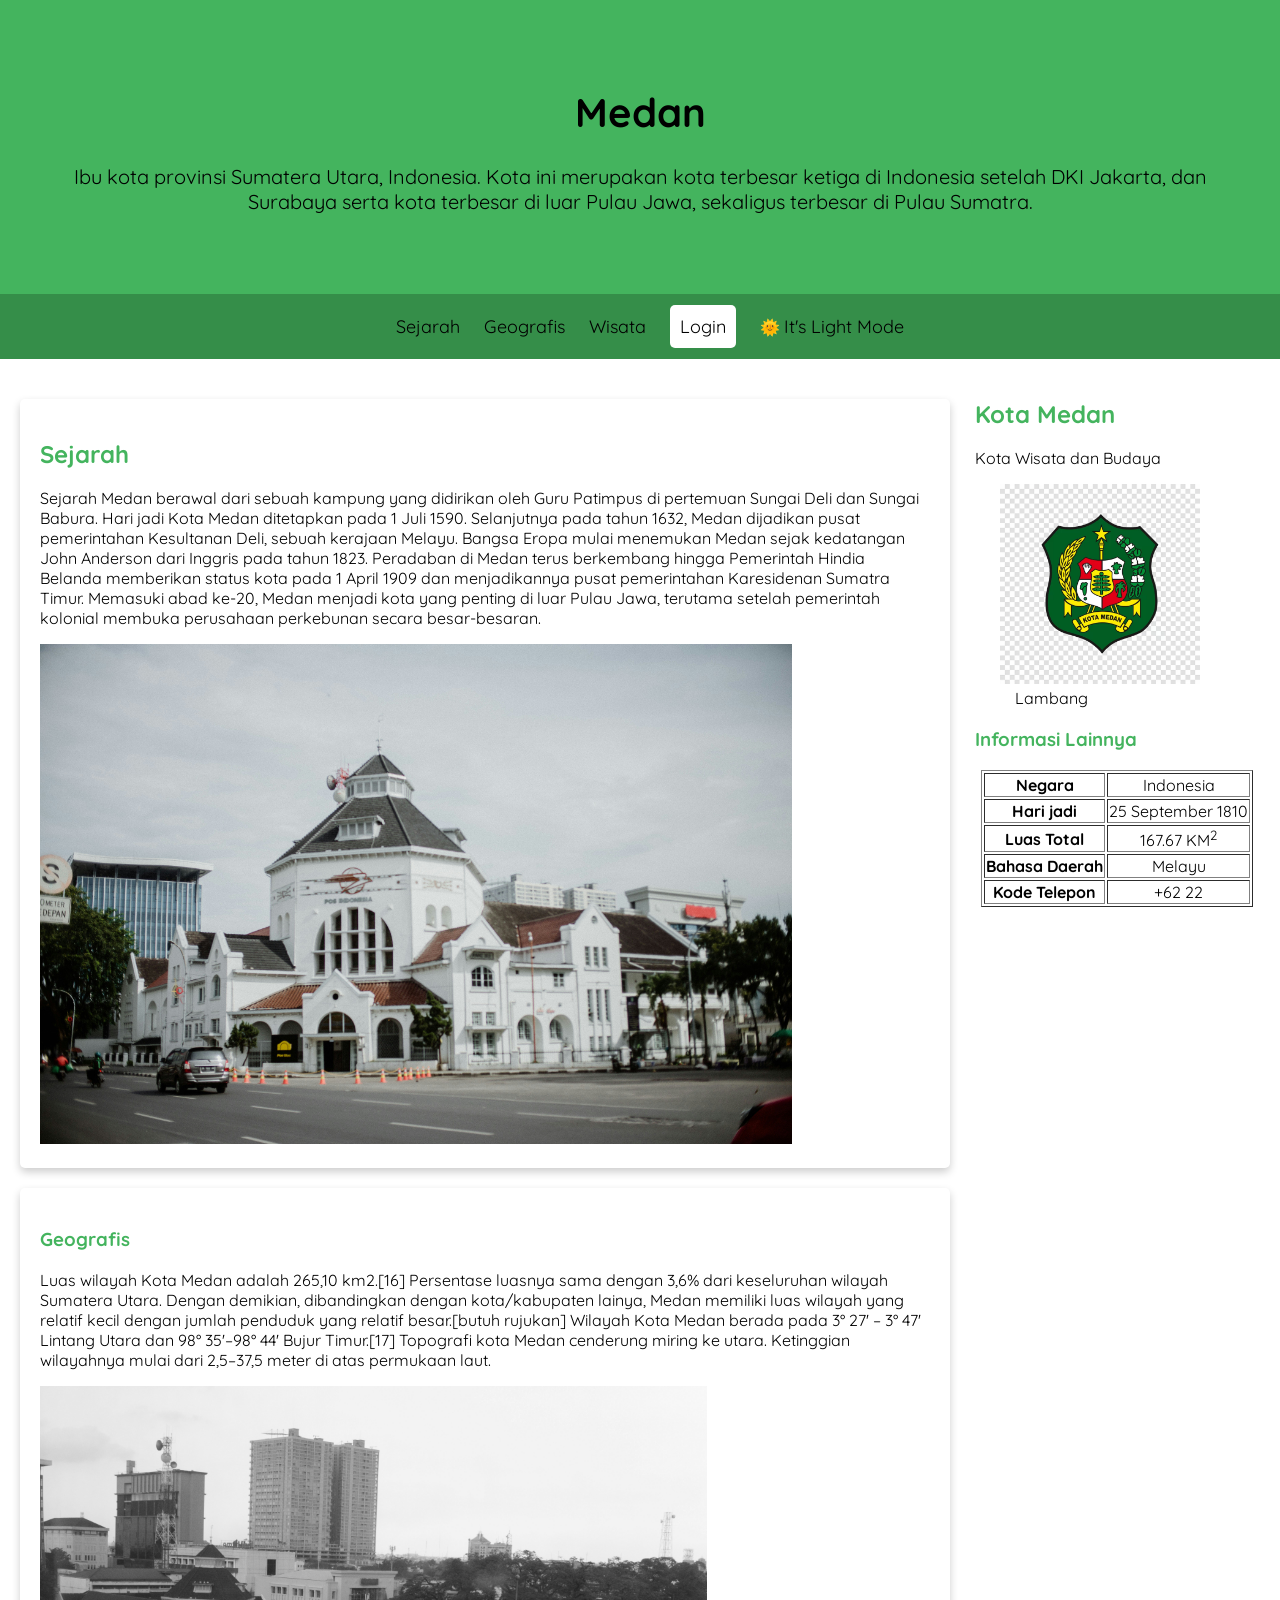
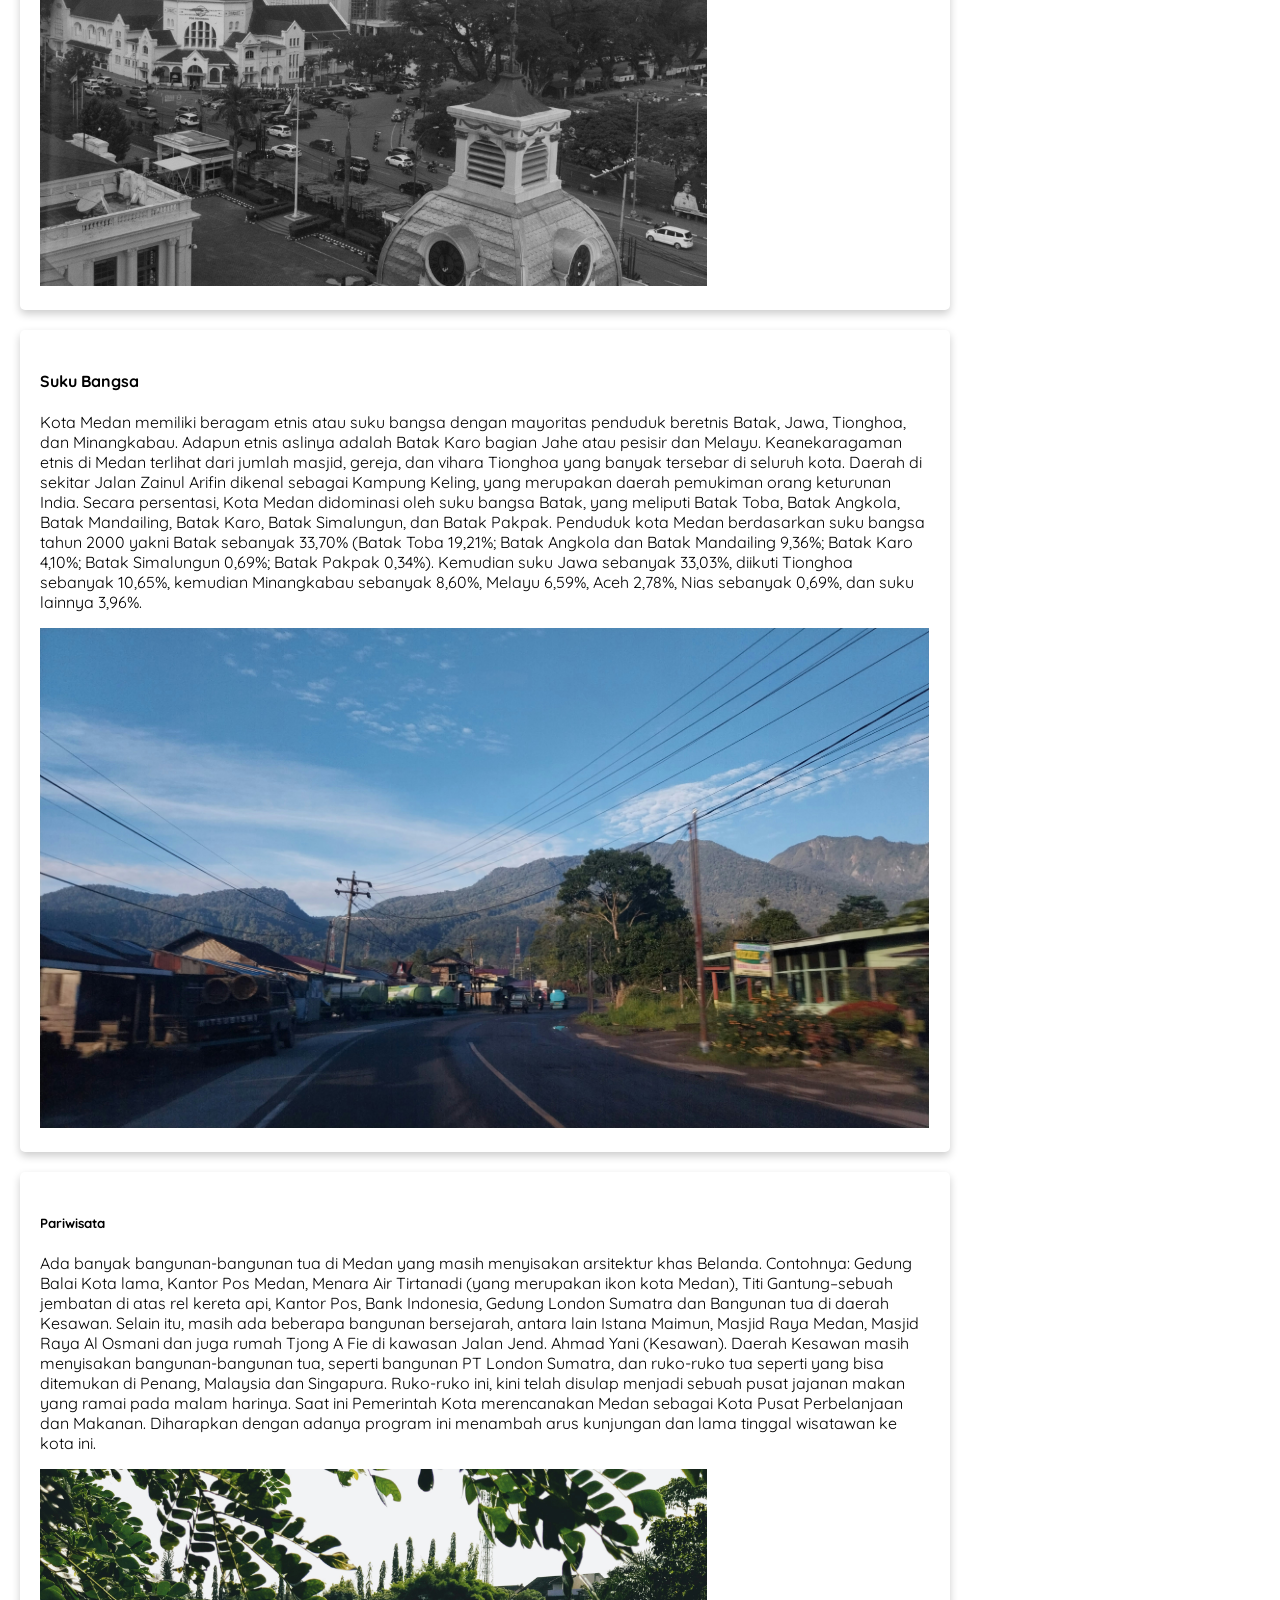
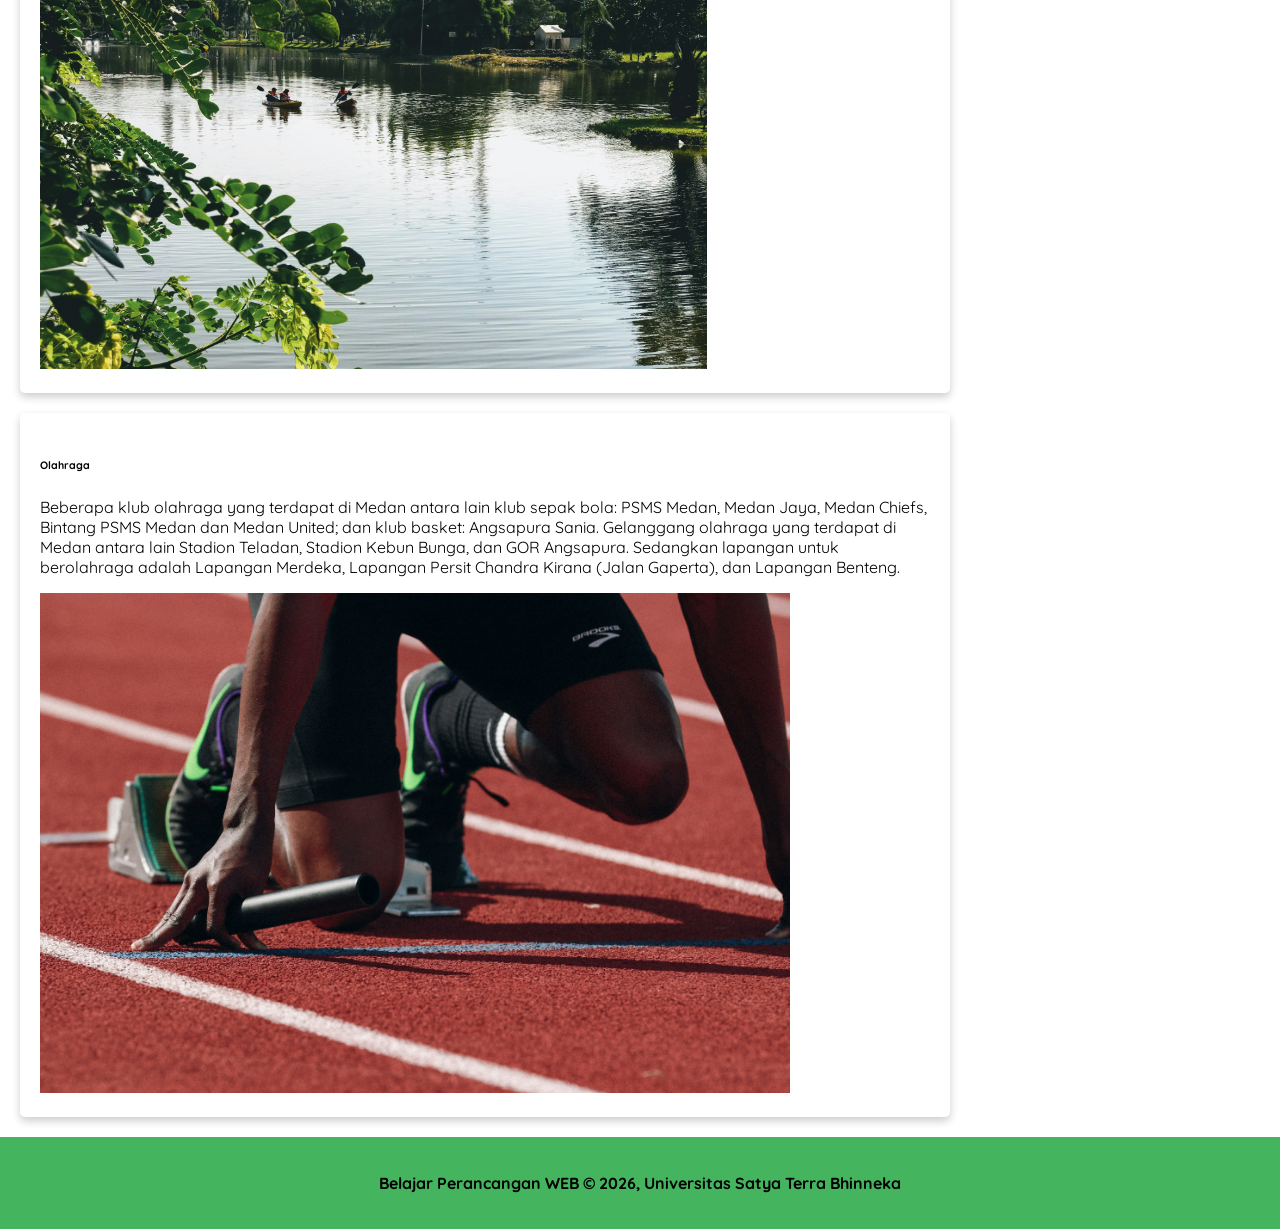
<file: index.html>
<!DOCTYPE html>
<html lang="en">
<head>
    <meta charset="UTF-8">
    <meta name="viewport" content="width=device-width, initial-scale=1.0">
    <title>Belajar Perancangan WEB</title>

    <link rel="stylesheet" href="style.css">

    <link rel="preconnect" href="https://fonts.googleapis.com">
    <link rel="preconnect" href="https://fonts.gstatic.com" crossorigin>
    <link href="https://fonts.googleapis.com/css?family=Quicksand:wght@300..700display=swap" rel="stylesheet">
</head>
<body>
<header>
    <div id="home" class="jumbotron">
    <h1>Medan</h1>
    <p>Ibu kota provinsi Sumatera Utara, Indonesia. Kota ini merupakan kota terbesar ketiga di 
Indonesia setelah DKI Jakarta, dan Surabaya serta kota terbesar di luar Pulau Jawa, sekaligus 
terbesar di Pulau Sumatra. </p>
    </div>
<nav>
    <ul>
        <li>
            <a href="#sejarah">Sejarah</a>
        </li>
        <li>
            <a href="#geografis">Geografis</a>
        </li>
        <li>
            <a href="#wisata">Wisata</a>
        </li>
         <li>
            <a href="login.html" id="login">Login</a>
         </li>
         <li>
            <span id="switch"> &#127774; </span>
            <a href="#" id="theme" onmouseenter="enterSwitch()" onmouseout="exitSwitch()" 
            onclick="applySwitch()">It's Light Mode</a>
         </li>
    </ul>
</nav>
</header>
<main>
    <div id="content">
        <article id="sejarah" class="card">
<h2>Sejarah</h2>
<p>Sejarah Medan berawal dari sebuah kampung yang didirikan oleh Guru Patimpus di 
pertemuan Sungai Deli dan Sungai Babura. Hari jadi Kota Medan ditetapkan pada 1 Juli 1590. 
Selanjutnya pada tahun 1632, Medan dijadikan pusat pemerintahan Kesultanan Deli, sebuah 
kerajaan Melayu. Bangsa Eropa mulai menemukan Medan sejak kedatangan John Anderson 
dari Inggris pada tahun 1823. Peradaban di Medan terus berkembang hingga Pemerintah 
Hindia Belanda memberikan status kota pada 1 April 1909 dan menjadikannya pusat 
pemerintahan Karesidenan Sumatra Timur. Memasuki abad ke-20, Medan menjadi kota yang 
penting di luar Pulau Jawa, terutama setelah pemerintah kolonial membuka perusahaan 
perkebunan secara besar-besaran.</p>
<img src="Sejarah.jpg" alt="Sejarah" height="500px"/>
        </article>
 <article id="geografis" class="card">
<h3>Geografis</h3>
<p>Luas wilayah Kota Medan adalah 265,10 km2.[16] Persentase luasnya sama dengan 3,6% dari 
keseluruhan wilayah Sumatera Utara. Dengan demikian, dibandingkan dengan 
kota/kabupaten lainya, Medan memiliki luas wilayah yang relatif kecil dengan jumlah 
penduduk yang relatif besar.[butuh rujukan] Wilayah Kota Medan berada pada 3° 27' – 3° 
47' Lintang Utara dan 98° 35'–98° 44' Bujur Timur.[17] Topografi kota Medan cenderung 
miring ke utara. Ketinggian wilayahnya mulai dari 2,5–37,5 meter di atas permukaan laut.</p>
<img src="Geografis.jpg" alt="Geografis" height="500px"/>
 </article>
  <article id="suku bangsa" class="card">
<h4>Suku Bangsa</h4>
<p>Kota Medan memiliki beragam etnis atau suku bangsa dengan mayoritas penduduk beretnis 
Batak, Jawa, Tionghoa, dan Minangkabau. Adapun etnis aslinya adalah Batak Karo bagian 
Jahe atau pesisir dan Melayu. Keanekaragaman etnis di Medan terlihat dari jumlah masjid, 
gereja, dan vihara Tionghoa yang banyak tersebar di seluruh kota. Daerah di sekitar Jalan
Zainul Arifin dikenal sebagai Kampung Keling, yang merupakan daerah pemukiman orang 
keturunan India.
Secara persentasi, Kota Medan didominasi oleh suku bangsa Batak, yang meliputi Batak 
Toba, Batak Angkola, Batak Mandailing, Batak Karo, Batak Simalungun, dan Batak Pakpak. 
Penduduk kota Medan berdasarkan suku bangsa tahun 2000 yakni Batak sebanyak 33,70% 
(Batak Toba 19,21%; Batak Angkola dan Batak Mandailing 9,36%; Batak Karo 4,10%; Batak 
Simalungun 0,69%; Batak Pakpak 0,34%). Kemudian suku Jawa sebanyak 33,03%, diikuti 
Tionghoa sebanyak 10,65%, kemudian Minangkabau sebanyak 8,60%, Melayu 6,59%, Aceh 
2,78%, Nias sebanyak 0,69%, dan suku lainnya 3,96%.</p>
<img src="Suku bangsa.jpg" alt="Suku bangsa" height="500px"/>
  </article>
   <article id="wisata" class="card">
<h5>Pariwisata</h5>
<p>Ada banyak bangunan-bangunan tua di Medan yang masih menyisakan arsitektur khas 
Belanda. Contohnya: Gedung Balai Kota lama, Kantor Pos Medan, Menara Air Tirtanadi (yang 
merupakan ikon kota Medan), Titi Gantung–sebuah jembatan di atas rel kereta api, Kantor 
Pos, Bank Indonesia, Gedung London Sumatra dan Bangunan tua di daerah Kesawan.
Selain itu, masih ada beberapa bangunan bersejarah, antara lain Istana Maimun, Masjid Raya 
Medan, Masjid Raya Al Osmani dan juga rumah Tjong A Fie di kawasan Jalan Jend. Ahmad 
Yani (Kesawan).
Daerah Kesawan masih menyisakan bangunan-bangunan tua, seperti bangunan PT London 
Sumatra, dan ruko-ruko tua seperti yang bisa ditemukan di Penang, Malaysia dan Singapura. 
Ruko-ruko ini, kini telah disulap menjadi sebuah pusat jajanan makan yang ramai pada 
malam harinya. Saat ini Pemerintah Kota merencanakan Medan sebagai Kota Pusat 
Perbelanjaan dan Makanan. Diharapkan dengan adanya program ini menambah arus 
kunjungan dan lama tinggal wisatawan ke kota ini.</p>
<img src="Pariwisata.jpg" alt="Pariwisata" height="500px"/>
   </article>
    <article id="olahraga" class="card">
<h6>Olahraga</h6>
<p>Beberapa klub olahraga yang terdapat di Medan antara lain klub sepak bola: PSMS Medan, 
Medan Jaya, Medan Chiefs, Bintang PSMS Medan dan Medan United; dan klub basket: 
Angsapura Sania. Gelanggang olahraga yang terdapat di Medan antara lain Stadion Teladan, 
Stadion Kebun Bunga, dan GOR Angsapura. Sedangkan lapangan untuk berolahraga adalah 
Lapangan Merdeka, Lapangan Persit Chandra Kirana (Jalan Gaperta), dan Lapangan Benteng.</p>
<img src="Olahraga.jpg" alt="Olahraga" height="500px"/>
    </article>
    </div>
<aside>
     <article class="profile">
        <header>
            <h2>Kota Medan</h2>
            <p>Kota Wisata dan Budaya</p>
            <figure>
                <img src="Kota-Medan-Logo.webp" height="200"/>
                <figcaption>Lambang</figcaption>
            </figure>
        </header>
     </article>

<h3>Informasi Lainnya</h3>

<table border="1">
    <tr>
        <th>Negara</th>
        <td>Indonesia</td>
    </tr>
    <tr>
        <th>Hari jadi</th>
        <td>25 September 1810</td>
    </tr>
    <tr>
        <th>Luas Total</th>
        <td>167.67 KM<sup>2</sup></td>
    </tr>
    <tr>
        <th>Bahasa Daerah</th>
        <td>Melayu</td>
    </tr>
    <tr>
        <th>Kode Telepon</th>
        <td>+62 22</td>
    </tr>
    </table>
</aside>
</main>
<footer>
    <p>Belajar Perancangan WEB &#169; 2026, Universitas Satya Terra Bhinneka</p>
</footer>

<script src="script.js"></script>

</body>
</html>
</file>
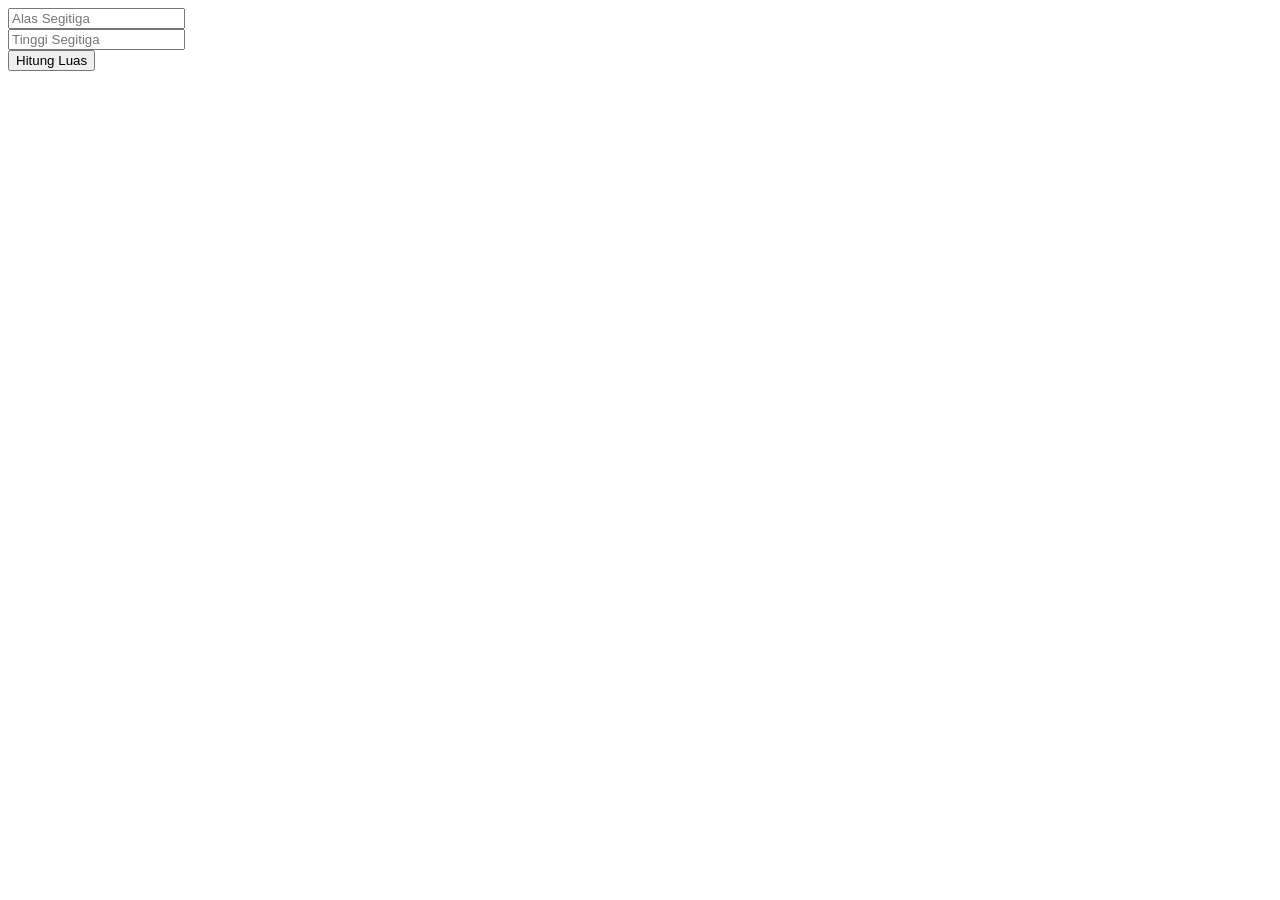
<file: hitungluas.html>
<!DOCTYPE html>
<html lang="id">
<head>
    <meta charset="UTF-8">
    <meta name="viewport" content="width=device-width, initial-scale=1.0">
    <title>Hitung Luas Segitiga</title>
</head>
<body>

    <form action="#">
        <input type="number" id="alas" placeholder="Alas Segitiga">
        <br>
        <input type="number" id="tinggi" placeholder="Tinggi Segitiga">
        <br>
        <button type="button" id="submit" onclick="hitung()">Hitung Luas</button>
    </form>

    <p id="hasil"></p>

    <script>
        function triangle(a, b){
            return a * b / 2; 
         }

        function hitung(){
            var alas = parseInt(document.getElementById("alas").value);
            var tinggi = parseInt(document.getElementById("tinggi").value);
    
            document.getElementById("hasil").innerHTML = triangle(alas, tinggi);
         }
    </script>
</body>
</html>
</file>
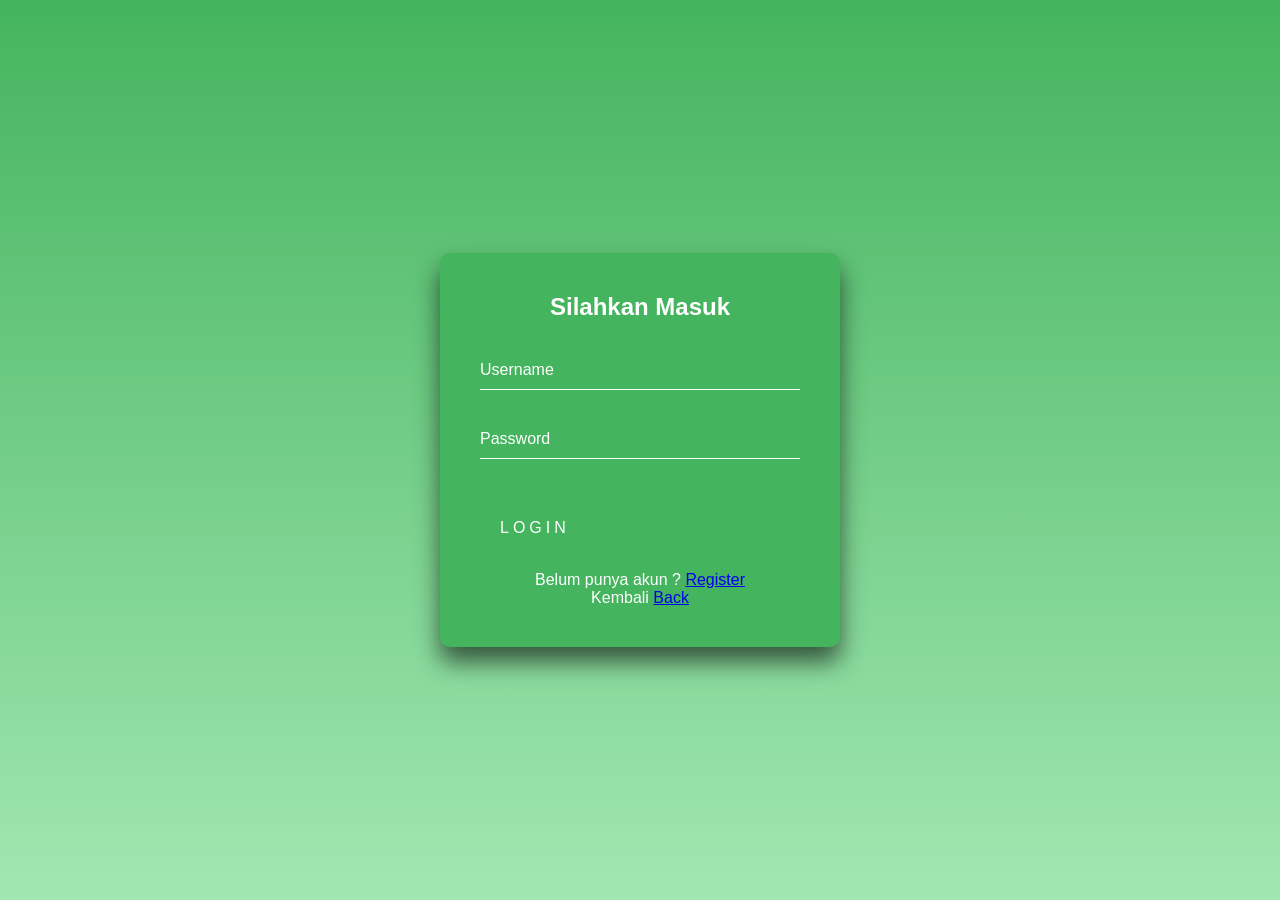
<file: login.html>
<!DOCTYPE html>
<html lang="en">
<head>
    <meta charset="UTF-8">
    <title>Login</title>
    <link rel="stylesheet" href="login.css">
</head>
<body>

    <div class="login-box">
        <h2>Silahkan Masuk</h2>

        <form>
            <div class="user-box">
                <input type="text" id="" name="" required="">
                <label for="fname">Username</label>
            </div>

            <div class="user-box">
                <input type="password" id="" name="" required="">
                <label for="lname">Password</label>
            </div>

            <a href="#">
                <span></span>
                <span></span>
                <span></span>
                <span></span>
                Login
            </a>
        </form>

        <div class="bawah">
            <span class="test">
                Belum punya akun ?
                <a href="register.html">Register</a>
            </span>
            <br>

            <span class="test">
                Kembali
                <a href="index.html">Back</a>
            </span>
        </div>
    </div>

</body>
</html>
</file>
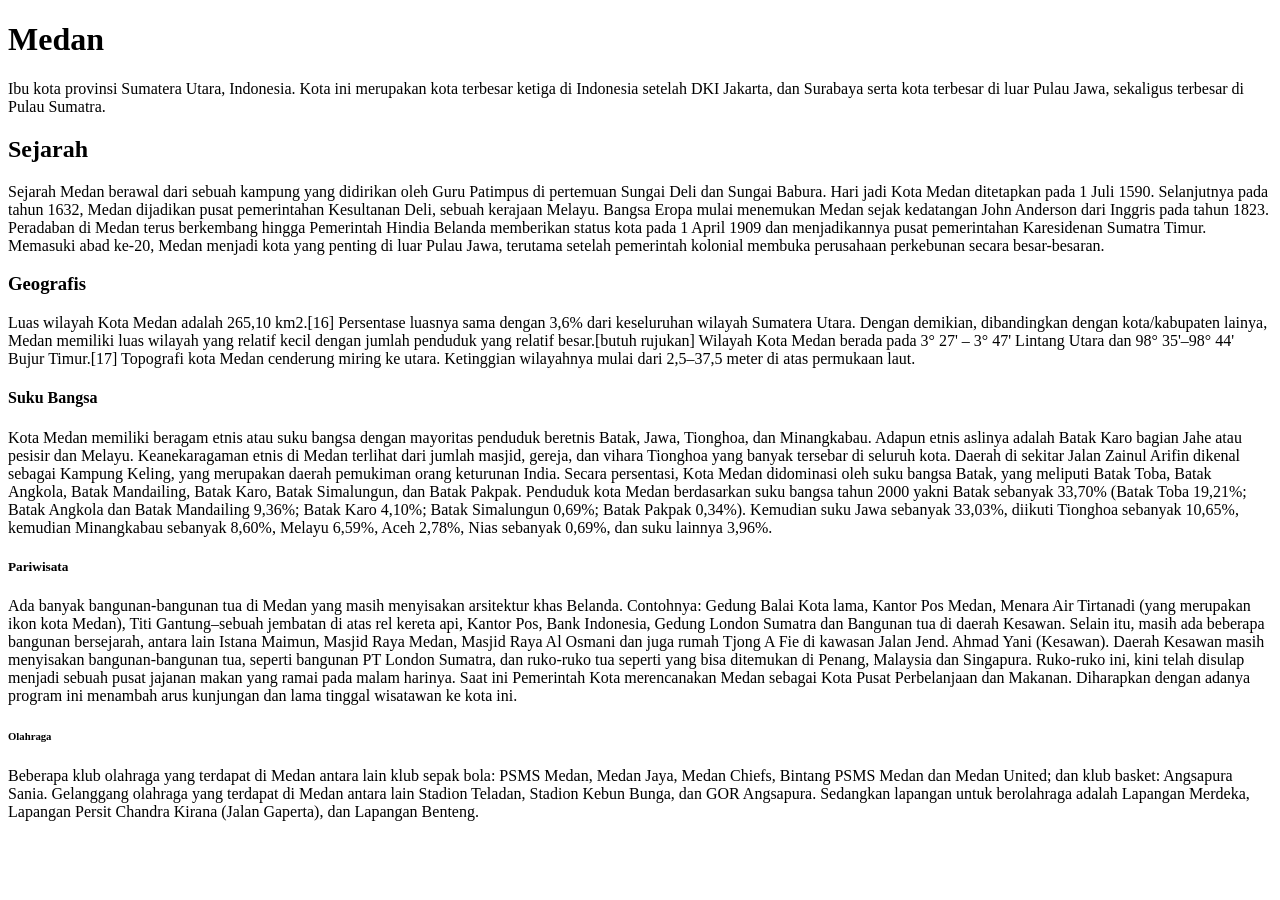
<file: p1.html>
<!DOCTYPE html>
<html lang="en">
<head>
    <meta charset="UTF-8">
    <meta name="viewport" content="width=device-width, initial-scale=1.0">
    <title>Halaman Profil Medan</title>
</head>
<body>
    <h1>Medan</h1>
    <p>Ibu kota provinsi Sumatera Utara, Indonesia. Kota ini merupakan kota terbesar ketiga di 
Indonesia setelah DKI Jakarta, dan Surabaya serta kota terbesar di luar Pulau Jawa, sekaligus 
terbesar di Pulau Sumatra. </p>

<h2>Sejarah</h2>
<p>Sejarah Medan berawal dari sebuah kampung yang didirikan oleh Guru Patimpus di 
pertemuan Sungai Deli dan Sungai Babura. Hari jadi Kota Medan ditetapkan pada 1 Juli 1590. 
Selanjutnya pada tahun 1632, Medan dijadikan pusat pemerintahan Kesultanan Deli, sebuah 
kerajaan Melayu. Bangsa Eropa mulai menemukan Medan sejak kedatangan John Anderson 
dari Inggris pada tahun 1823. Peradaban di Medan terus berkembang hingga Pemerintah 
Hindia Belanda memberikan status kota pada 1 April 1909 dan menjadikannya pusat 
pemerintahan Karesidenan Sumatra Timur. Memasuki abad ke-20, Medan menjadi kota yang 
penting di luar Pulau Jawa, terutama setelah pemerintah kolonial membuka perusahaan 
perkebunan secara besar-besaran.</p>

<h3>Geografis</h3>
<p>Luas wilayah Kota Medan adalah 265,10 km2.[16] Persentase luasnya sama dengan 3,6% dari 
keseluruhan wilayah Sumatera Utara. Dengan demikian, dibandingkan dengan 
kota/kabupaten lainya, Medan memiliki luas wilayah yang relatif kecil dengan jumlah 
penduduk yang relatif besar.[butuh rujukan] Wilayah Kota Medan berada pada 3° 27' – 3° 
47' Lintang Utara dan 98° 35'–98° 44' Bujur Timur.[17] Topografi kota Medan cenderung 
miring ke utara. Ketinggian wilayahnya mulai dari 2,5–37,5 meter di atas permukaan laut.</p>

<h4>Suku Bangsa</h4>
<p>Kota Medan memiliki beragam etnis atau suku bangsa dengan mayoritas penduduk beretnis 
Batak, Jawa, Tionghoa, dan Minangkabau. Adapun etnis aslinya adalah Batak Karo bagian 
Jahe atau pesisir dan Melayu. Keanekaragaman etnis di Medan terlihat dari jumlah masjid, 
gereja, dan vihara Tionghoa yang banyak tersebar di seluruh kota. Daerah di sekitar Jalan
Zainul Arifin dikenal sebagai Kampung Keling, yang merupakan daerah pemukiman orang 
keturunan India.
Secara persentasi, Kota Medan didominasi oleh suku bangsa Batak, yang meliputi Batak 
Toba, Batak Angkola, Batak Mandailing, Batak Karo, Batak Simalungun, dan Batak Pakpak. 
Penduduk kota Medan berdasarkan suku bangsa tahun 2000 yakni Batak sebanyak 33,70% 
(Batak Toba 19,21%; Batak Angkola dan Batak Mandailing 9,36%; Batak Karo 4,10%; Batak 
Simalungun 0,69%; Batak Pakpak 0,34%). Kemudian suku Jawa sebanyak 33,03%, diikuti 
Tionghoa sebanyak 10,65%, kemudian Minangkabau sebanyak 8,60%, Melayu 6,59%, Aceh 
2,78%, Nias sebanyak 0,69%, dan suku lainnya 3,96%.</p>

<h5>Pariwisata</h5>
<p>Ada banyak bangunan-bangunan tua di Medan yang masih menyisakan arsitektur khas 
Belanda. Contohnya: Gedung Balai Kota lama, Kantor Pos Medan, Menara Air Tirtanadi (yang 
merupakan ikon kota Medan), Titi Gantung–sebuah jembatan di atas rel kereta api, Kantor 
Pos, Bank Indonesia, Gedung London Sumatra dan Bangunan tua di daerah Kesawan.
Selain itu, masih ada beberapa bangunan bersejarah, antara lain Istana Maimun, Masjid Raya 
Medan, Masjid Raya Al Osmani dan juga rumah Tjong A Fie di kawasan Jalan Jend. Ahmad 
Yani (Kesawan).
Daerah Kesawan masih menyisakan bangunan-bangunan tua, seperti bangunan PT London 
Sumatra, dan ruko-ruko tua seperti yang bisa ditemukan di Penang, Malaysia dan Singapura. 
Ruko-ruko ini, kini telah disulap menjadi sebuah pusat jajanan makan yang ramai pada 
malam harinya. Saat ini Pemerintah Kota merencanakan Medan sebagai Kota Pusat 
Perbelanjaan dan Makanan. Diharapkan dengan adanya program ini menambah arus 
kunjungan dan lama tinggal wisatawan ke kota ini.</p>

<h6>Olahraga</h6>
<p>Beberapa klub olahraga yang terdapat di Medan antara lain klub sepak bola: PSMS Medan, 
Medan Jaya, Medan Chiefs, Bintang PSMS Medan dan Medan United; dan klub basket: 
Angsapura Sania. Gelanggang olahraga yang terdapat di Medan antara lain Stadion Teladan, 
Stadion Kebun Bunga, dan GOR Angsapura. Sedangkan lapangan untuk berolahraga adalah 
Lapangan Merdeka, Lapangan Persit Chandra Kirana (Jalan Gaperta), dan Lapangan Benteng.</p>
</body>
</html>
</file>
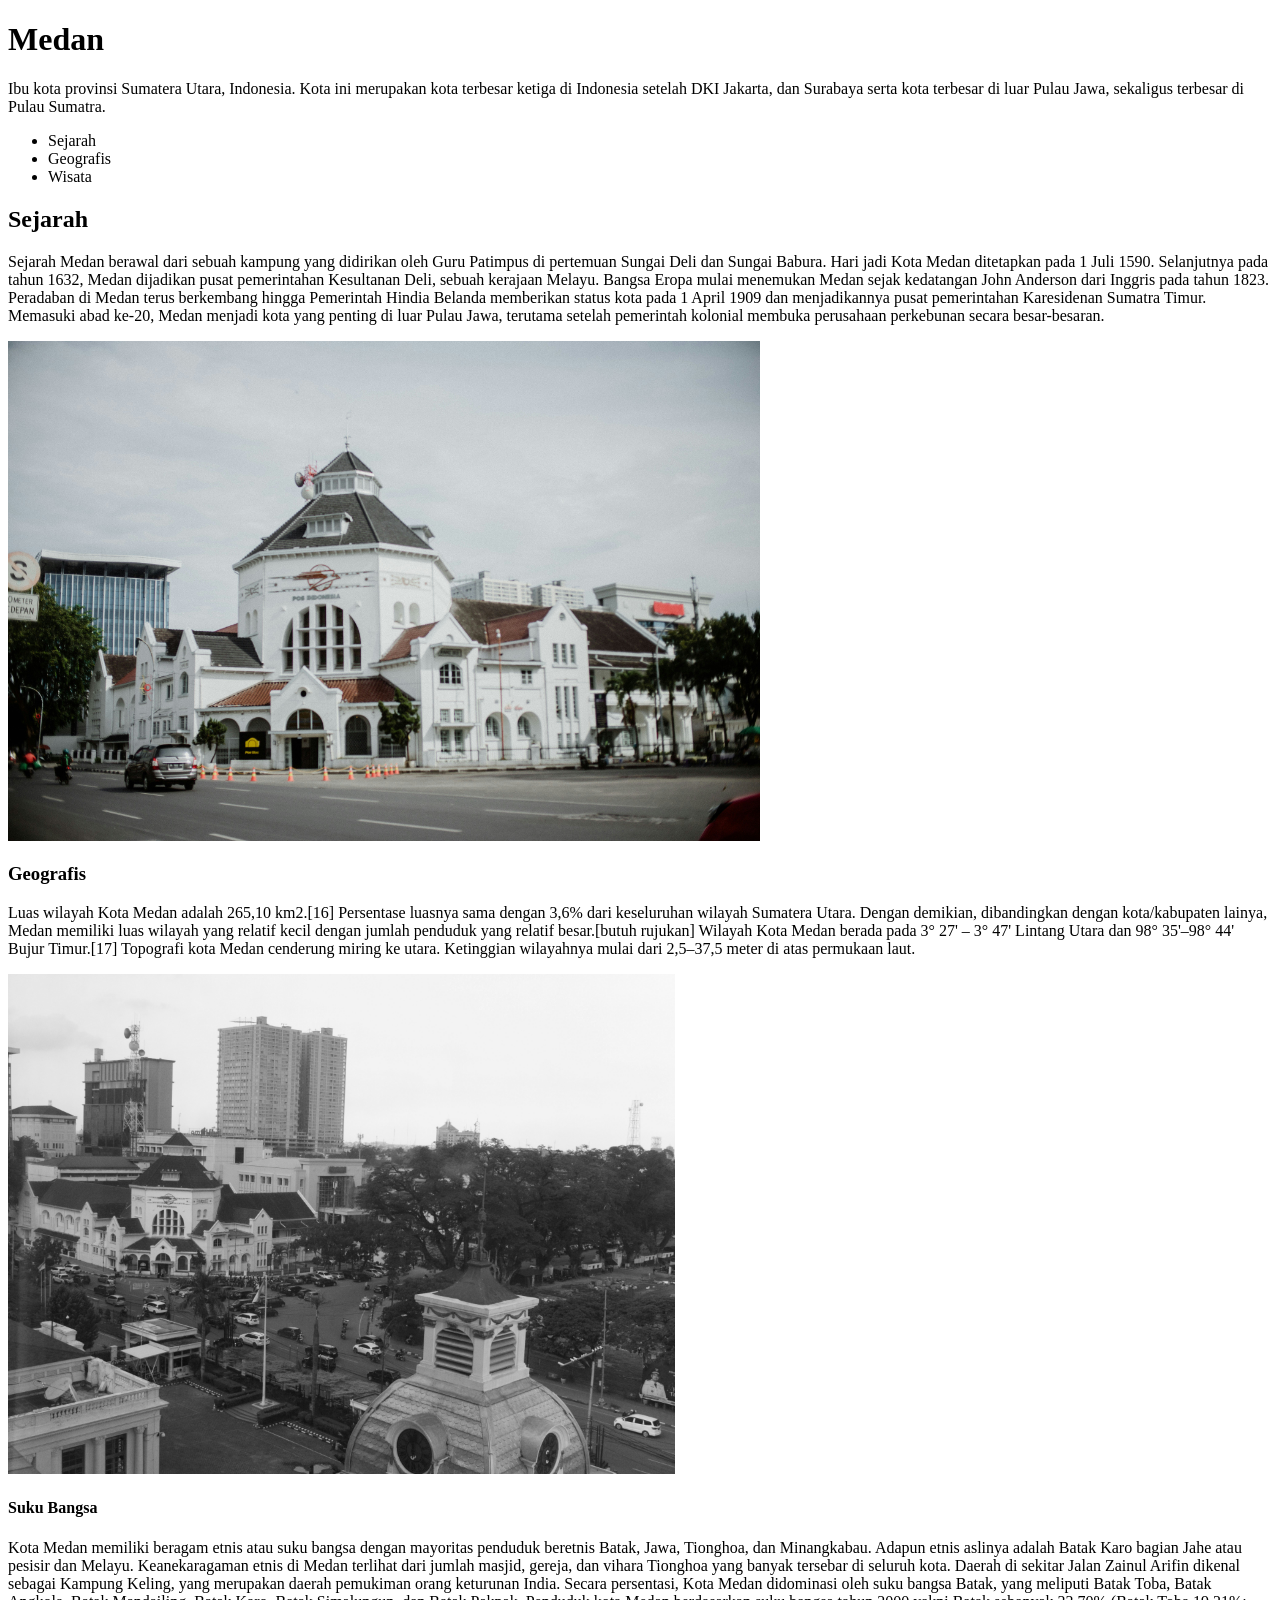
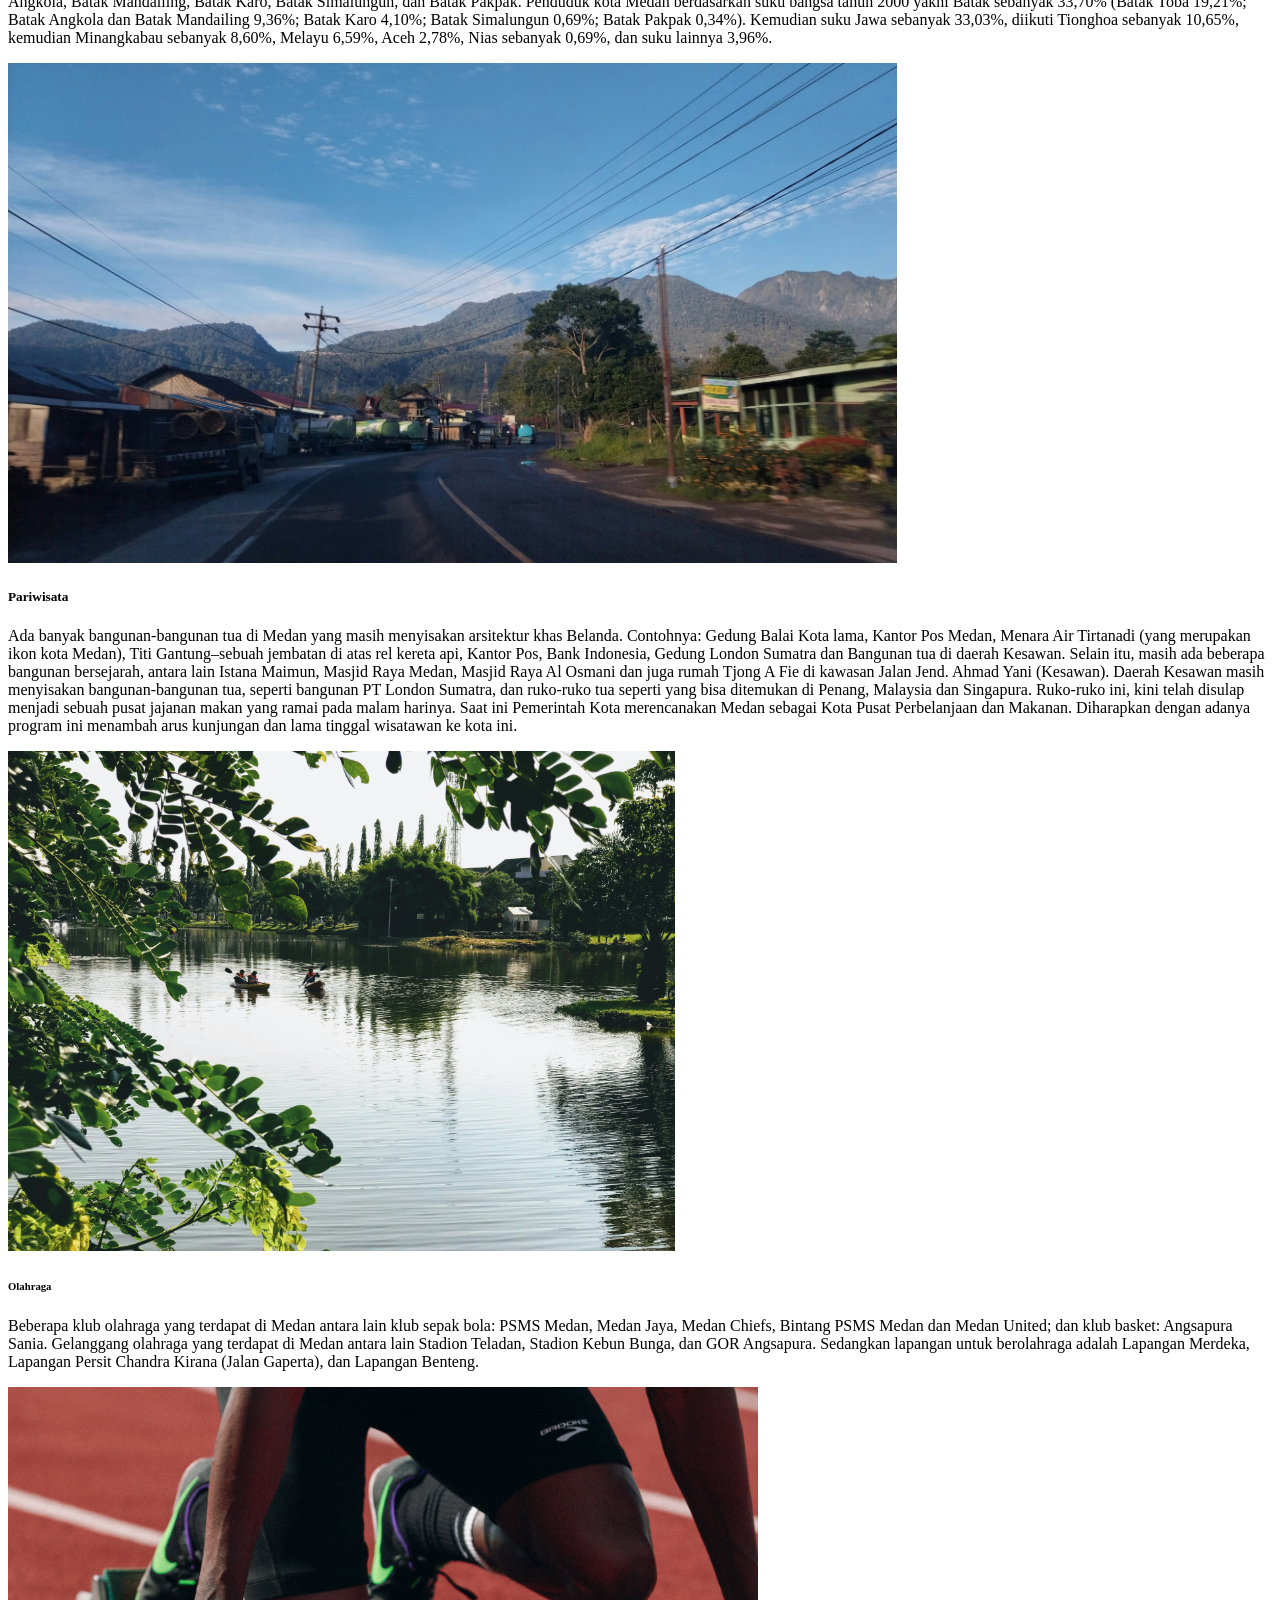
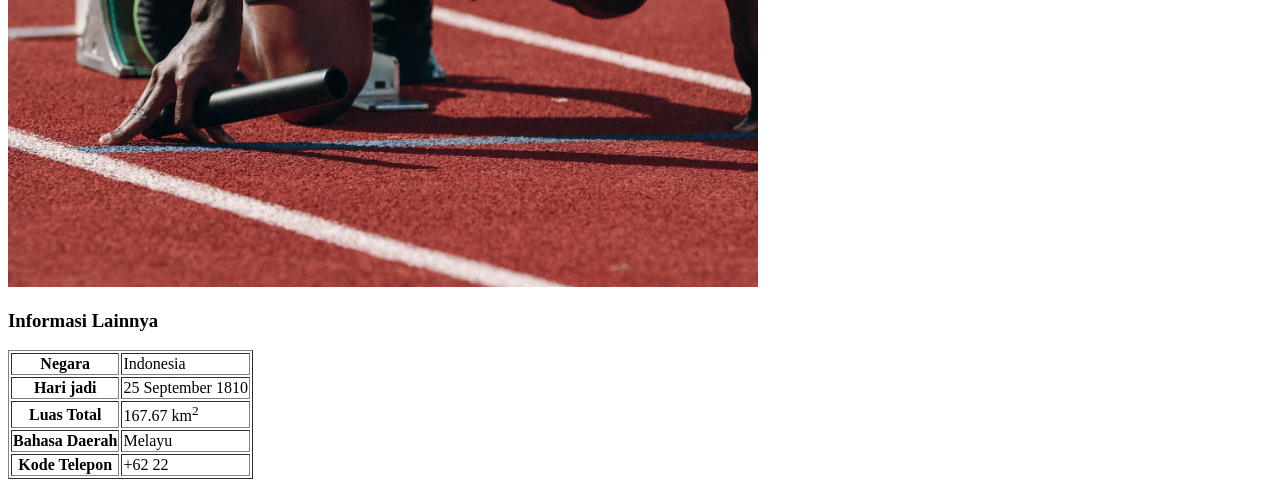
<file: p2.html>
<!DOCTYPE html>
<html lang="en">
<head>
    <meta charset="UTF-8">
    <meta name="viewport" content="width=device-width, initial-scale=1.0">
    <title>Halaman Profil Medan</title>
</head>
<body>

<h1>Medan</h1>
<p>Ibu kota provinsi Sumatera Utara, Indonesia. Kota ini merupakan kota terbesar ketiga di 
Indonesia setelah DKI Jakarta, dan Surabaya serta kota terbesar di luar Pulau Jawa, sekaligus 
terbesar di Pulau Sumatra. </p>
    <ul>
        <li>Sejarah</li>
        <li>Geografis</li>
        <li>Wisata</li>
    </ul>
<h2>Sejarah</h2>
<p>Sejarah Medan berawal dari sebuah kampung yang didirikan oleh Guru Patimpus di 
pertemuan Sungai Deli dan Sungai Babura. Hari jadi Kota Medan ditetapkan pada 1 Juli 1590. 
Selanjutnya pada tahun 1632, Medan dijadikan pusat pemerintahan Kesultanan Deli, sebuah 
kerajaan Melayu. Bangsa Eropa mulai menemukan Medan sejak kedatangan John Anderson 
dari Inggris pada tahun 1823. Peradaban di Medan terus berkembang hingga Pemerintah 
Hindia Belanda memberikan status kota pada 1 April 1909 dan menjadikannya pusat 
pemerintahan Karesidenan Sumatra Timur. Memasuki abad ke-20, Medan menjadi kota yang 
penting di luar Pulau Jawa, terutama setelah pemerintah kolonial membuka perusahaan 
perkebunan secara besar-besaran.</p>
<img src="Sejarah.jpg" alt="Sejarah" height="500px"/>

<h3>Geografis</h3>
<p>Luas wilayah Kota Medan adalah 265,10 km2.[16] Persentase luasnya sama dengan 3,6% dari 
keseluruhan wilayah Sumatera Utara. Dengan demikian, dibandingkan dengan 
kota/kabupaten lainya, Medan memiliki luas wilayah yang relatif kecil dengan jumlah 
penduduk yang relatif besar.[butuh rujukan] Wilayah Kota Medan berada pada 3° 27' – 3° 
47' Lintang Utara dan 98° 35'–98° 44' Bujur Timur.[17] Topografi kota Medan cenderung 
miring ke utara. Ketinggian wilayahnya mulai dari 2,5–37,5 meter di atas permukaan laut.</p>
<img src="Geografis.jpg" alt="Geografis" height="500px"/>

<h4>Suku Bangsa</h4>
<p>Kota Medan memiliki beragam etnis atau suku bangsa dengan mayoritas penduduk beretnis 
Batak, Jawa, Tionghoa, dan Minangkabau. Adapun etnis aslinya adalah Batak Karo bagian 
Jahe atau pesisir dan Melayu. Keanekaragaman etnis di Medan terlihat dari jumlah masjid, 
gereja, dan vihara Tionghoa yang banyak tersebar di seluruh kota. Daerah di sekitar Jalan
Zainul Arifin dikenal sebagai Kampung Keling, yang merupakan daerah pemukiman orang 
keturunan India.

Secara persentasi, Kota Medan didominasi oleh suku bangsa Batak, yang meliputi Batak 
Toba, Batak Angkola, Batak Mandailing, Batak Karo, Batak Simalungun, dan Batak Pakpak. 
Penduduk kota Medan berdasarkan suku bangsa tahun 2000 yakni Batak sebanyak 33,70% 
(Batak Toba 19,21%; Batak Angkola dan Batak Mandailing 9,36%; Batak Karo 4,10%; Batak 
Simalungun 0,69%; Batak Pakpak 0,34%). Kemudian suku Jawa sebanyak 33,03%, diikuti 
Tionghoa sebanyak 10,65%, kemudian Minangkabau sebanyak 8,60%, Melayu 6,59%, Aceh 
2,78%, Nias sebanyak 0,69%, dan suku lainnya 3,96%.</p>
<img src="Suku bangsa.jpg" alt="Suku bangsa" height="500px"/>

<h5>Pariwisata</h5>
<p>Ada banyak bangunan-bangunan tua di Medan yang masih menyisakan arsitektur khas 
Belanda. Contohnya: Gedung Balai Kota lama, Kantor Pos Medan, Menara Air Tirtanadi (yang 
merupakan ikon kota Medan), Titi Gantung–sebuah jembatan di atas rel kereta api, Kantor 
Pos, Bank Indonesia, Gedung London Sumatra dan Bangunan tua di daerah Kesawan.

Selain itu, masih ada beberapa bangunan bersejarah, antara lain Istana Maimun, Masjid Raya 
Medan, Masjid Raya Al Osmani dan juga rumah Tjong A Fie di kawasan Jalan Jend. Ahmad 
Yani (Kesawan).

Daerah Kesawan masih menyisakan bangunan-bangunan tua, seperti bangunan PT London 
Sumatra, dan ruko-ruko tua seperti yang bisa ditemukan di Penang, Malaysia dan Singapura. 
Ruko-ruko ini, kini telah disulap menjadi sebuah pusat jajanan makan yang ramai pada 
malam harinya. Saat ini Pemerintah Kota merencanakan Medan sebagai Kota Pusat 
Perbelanjaan dan Makanan. Diharapkan dengan adanya program ini menambah arus 
kunjungan dan lama tinggal wisatawan ke kota ini.</p>
<img src="Pariwisata.jpg" alt="Pariwisata" height="500px"/>

<h6>Olahraga</h6>
<p>Beberapa klub olahraga yang terdapat di Medan antara lain klub sepak bola: PSMS Medan, 
Medan Jaya, Medan Chiefs, Bintang PSMS Medan dan Medan United; dan klub basket: 
Angsapura Sania. Gelanggang olahraga yang terdapat di Medan antara lain Stadion Teladan, 
Stadion Kebun Bunga, dan GOR Angsapura. Sedangkan lapangan untuk berolahraga adalah 
Lapangan Merdeka, Lapangan Persit Chandra Kirana (Jalan Gaperta), dan Lapangan Benteng.</p>
<img src="Olahraga.jpg" alt="Olahraga" height="500px"/>

    <h3>Informasi Lainnya</h3>

     <table border="1">
        <tr>
          <th>Negara</th>
          <td>Indonesia</td>
        </tr>
        <tr>
           <th>Hari jadi</th>
           <td>25 September 1810</td>
        </tr>
        <tr>
          <th>Luas Total</th>
          <td>167.67 km<sup>2</sup></td>
        </tr>
        <tr>
           <th>Bahasa Daerah</th>
          <td>Melayu</td>
        </tr>
        <tr>
           <th>Kode Telepon</th>
          <td>+62 22</td>
        </tr>
     </table>
</body>
</html>
</file>
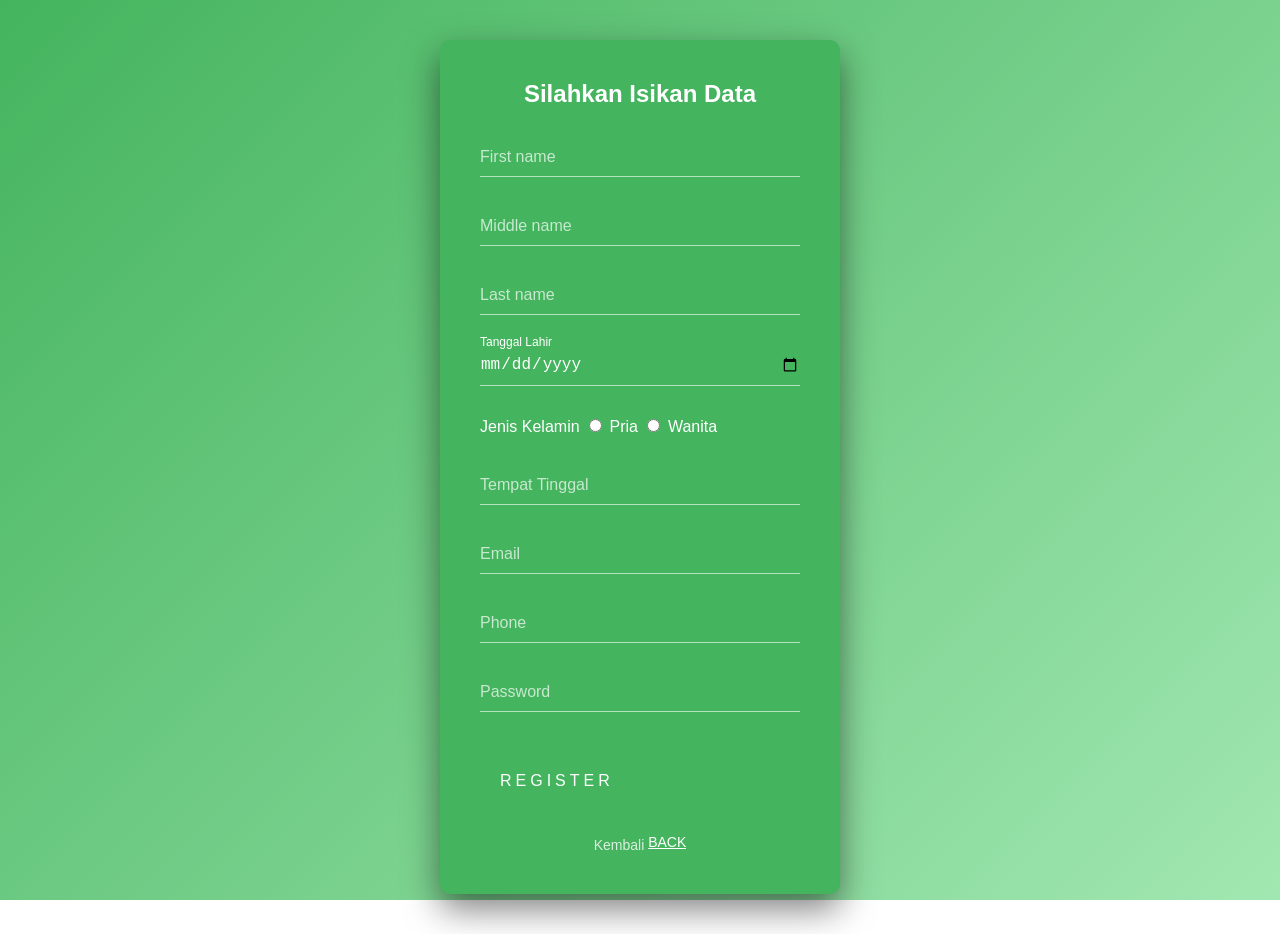
<file: register.html>
<!DOCTYPE html>
<html lang="en">
<head>
    <meta charset="UTF-8">
    <title>Register - Satya Terra Bhinneka</title>
    <link rel="stylesheet" href="register.css">
</head>
<body>
    <div class="register-box">
        <h2>Silahkan Isikan Data</h2>
        <form>
            <div class="user-box">
                <input type="text" id="fname" required="">
                <label for="fullname">First name</label>
            </div>

            <div class="user-box">
                <input type="text" id="mname" required="">
                <label for="fullname">Middle name</label>
            </div>

            <div class="user-box">
                <input type="text" id="lname" required="">
                <label for="fullname">Last name</label>
            </div>

            <div class="user-box format-khusus">
                <input type="date" id="birthdate" required="">
                <label for="birthdate" class="label-tetap">Tanggal Lahir</label>
            </div>

            <div class="gender-box">
                <label>Jenis Kelamin</label>
                <input type="radio" name="gender" value="pria" id="pria"> <label for="pria">Pria</label>
                <input type="radio" name="gender" value="wanita" id="wanita"> <label for="wanita">Wanita</label>
            </div>

            <div class="user-box">
                <input type="text" id="alamat" required="">
                <label for="username">Tempat Tinggal</label>
            </div>

            <div class="user-box">
                <input type="email" id="email" required="">
                <label for="email">Email</label>
            </div>

            <div class="user-box">
                <input type="password" id="phone" required="">
                <label for="password">Phone</label>
            </div>

            <div class="user-box">
                <input type="password" id="password" required="">
                <label for="confirm-password">Password</label>
            </div>
            
            <a href="#">
                <span></span>
                <span></span>
                <span></span>
                <span></span>
                Register
            </a>
            
            <div class="bawah">
                <span class="test">Kembali <a href="login.html">Back</a></span>
            </div>
        </form>
    </div>
</body>
</html>
</file>
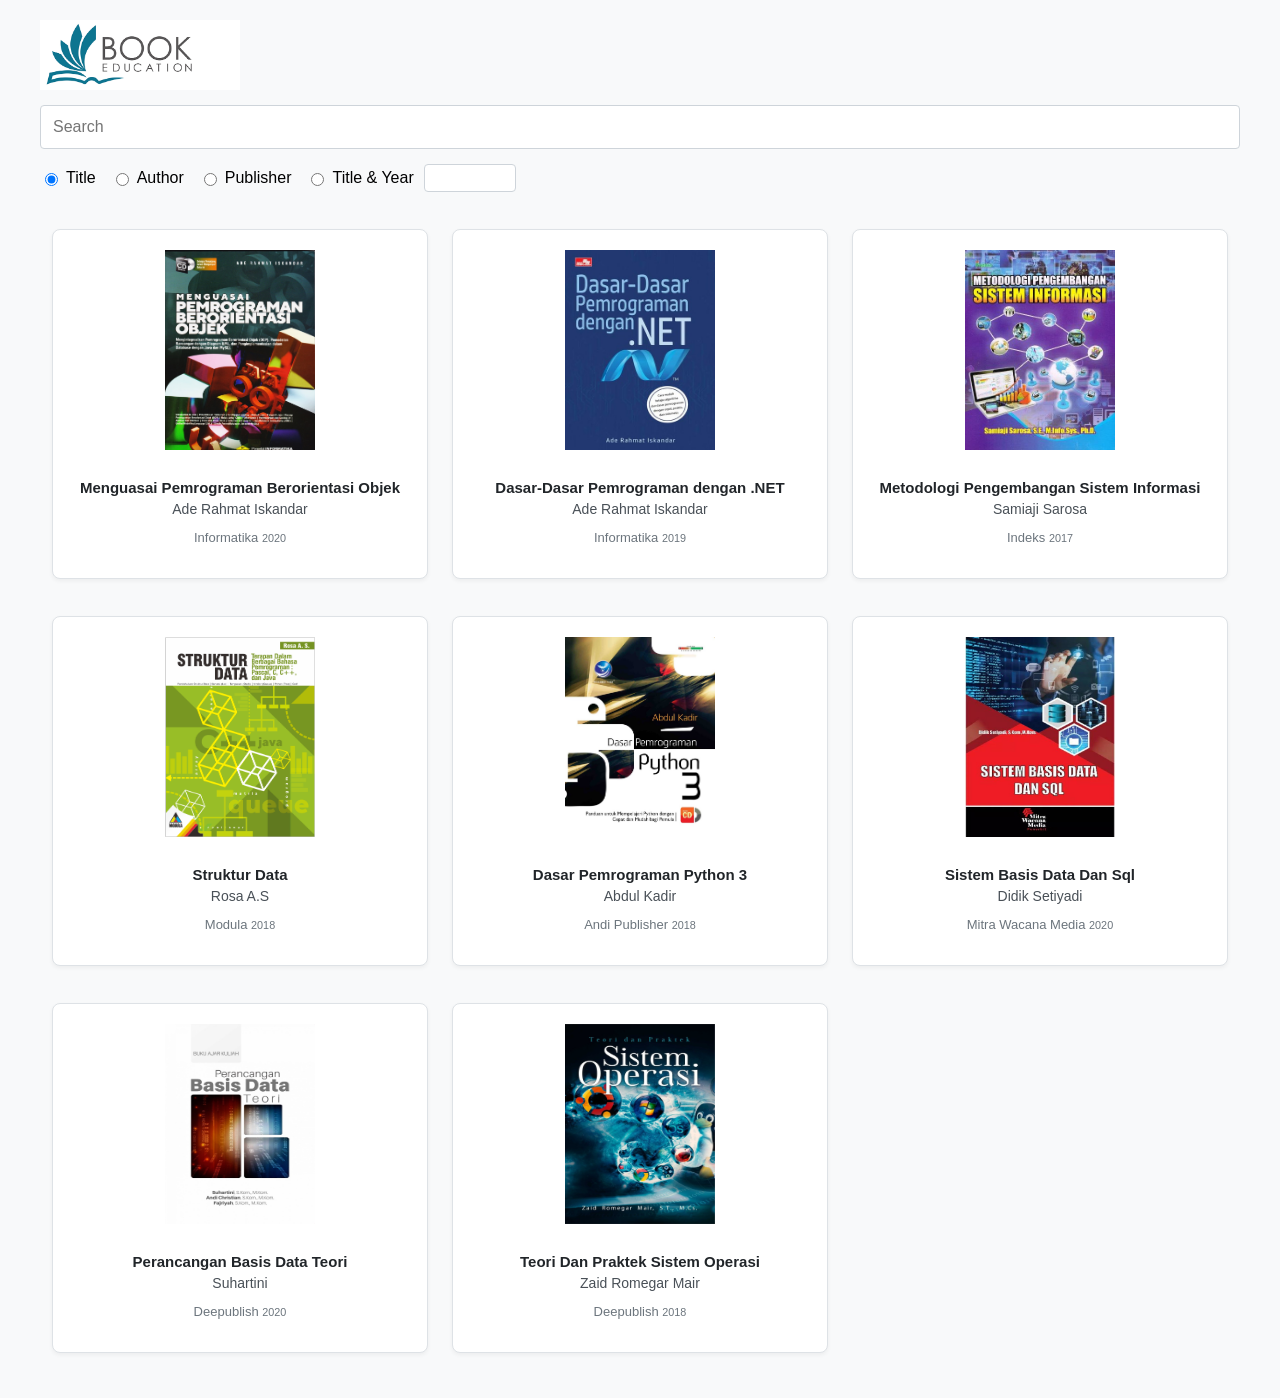
<file: task.html>
<!DOCTYPE html>
<html lang="en">
<head>
    <meta charset="UTF-8" />
    <meta http-equiv="X-UA-Compatible" content="IE=edge" />
    <meta name="viewport" content="width=device-width, initial-scale=1.0" />
    <title>Book Search - Task Completed</title>
    <link rel="stylesheet" href="task.css" />
</head>
<body>
    <main class="container">
        <div class="row-header">
            <img src="book-edu.png" alt="Logo" class="logo" />
            
            <div class="search-box">
                <input class="form-control" type="text" placeholder="Search" id="keyword" name="search" />
            </div>
            
            <div class="filter-container">
                <div class="form-check-inline">
                    <input type="radio" name="filter" value="title" id="filter_title" checked />
                    <label for="filter_title">Title</label>
                </div>
                <div class="form-check-inline">
                    <input type="radio" name="filter" value="author" id="filter_author" />
                    <label for="filter_author">Author</label>
                </div>
                <div class="form-check-inline">
                    <input type="radio" name="filter" value="publisher" id="filter_publisher" />
                    <label for="filter_publisher">Publisher</label>
                </div>
                <div class="form-check-inline">
                    <input type="radio" name="filter" value="title_year" id="filter_title_year" />
                    <label for="filter_title_year">Title & Year</label>
                    <input type="number" id="year_input" placeholder="" value="" class="year-box" />
                </div>
            </div>
        </div>

        <div class="row-books">
            <div class="book">
                <div class="card">
                    <img src="buku1.jpg" width="150px" height="200px"/>
                    <h5 class="card-title title">Menguasai Pemrograman Berorientasi Objek</h5>
                    <p class="card-text author">Ade Rahmat Iskandar</p>
                    <p class="text-muted publisher">
                        Informatika <small class="year">2020</small>
                    </p>
                </div>
            </div>

            <div class="book">
                <div class="card">
                    <img src="buku2.jpg" width="150px" height="200px"/>
                    <h5 class="card-title title">Dasar-Dasar Pemrograman dengan .NET</h5>
                    <p class="card-text author">Ade Rahmat Iskandar</p>
                    <p class="text-muted publisher">
                        Informatika <small class="year">2019</small>
                    </p>
                </div>
            </div>

            <div class="book">
                <div class="card">
                    <img src="buku3.jpg" width="150px" height="200px"/>
                    <h5 class="card-title title">Metodologi Pengembangan Sistem Informasi</h5>
                    <p class="card-text author">Samiaji Sarosa</p>
                    <p class="text-muted publisher">
                        Indeks <small class="year">2017</small>
                    </p>
                </div>
            </div>

            <div class="book">
                <div class="card">
                    <img src="buku4.png" width="150px" height="200px"/>
                    <h5 class="card-title title">Struktur Data</h5>
                    <p class="card-text author">Rosa A.S</p>
                    <p class="text-muted publisher">
                        Modula <small class="year">2018</small>
                    </p>
                </div>
            </div>

            <div class="book">
                <div class="card">
                    <img src="buku5.jpg" width="150px" height="200px"/>
                    <h5 class="card-title title">Dasar Pemrograman Python 3</h5>
                    <p class="card-text author">Abdul Kadir</p>
                    <p class="text-muted publisher">
                        Andi Publisher <small class="year">2018</small>
                    </p>
                </div>
            </div>

            <div class="book">
                <div class="card">
                    <img src="buku6.jpeg" width="150px" height="200px"/>
                    <h5 class="card-title title">Sistem Basis Data Dan Sql</h5>
                    <p class="card-text author">Didik Setiyadi</p>
                    <p class="text-muted publisher">
                        Mitra Wacana Media <small class="year">2020</small>
                    </p>
                </div>
            </div>

            <div class="book">
                <div class="card">
                    <img src="buku7.jpg" width="150px" height="200px"/>
                    <h5 class="card-title title">Perancangan Basis Data Teori</h5>
                    <p class="card-text author">Suhartini</p>
                    <p class="text-muted publisher">
                        Deepublish <small class="year">2020</small>
                    </p>
                </div>
            </div>

            <div class="book">
                <div class="card">
                    <img src="buku8.jpg" width="150px" height="200px"/>
                    <h5 class="card-title title">Teori Dan Praktek Sistem Operasi</h5>
                    <p class="card-text author">Zaid Romegar Mair</p>
                    <p class="text-muted publisher">
                        Deepublish <small class="year">2018</small>
                    </p>
                </div>
            </div>
        </div>
    </main>

    <script src="task.js"></script>
</body>
</html>
</file>
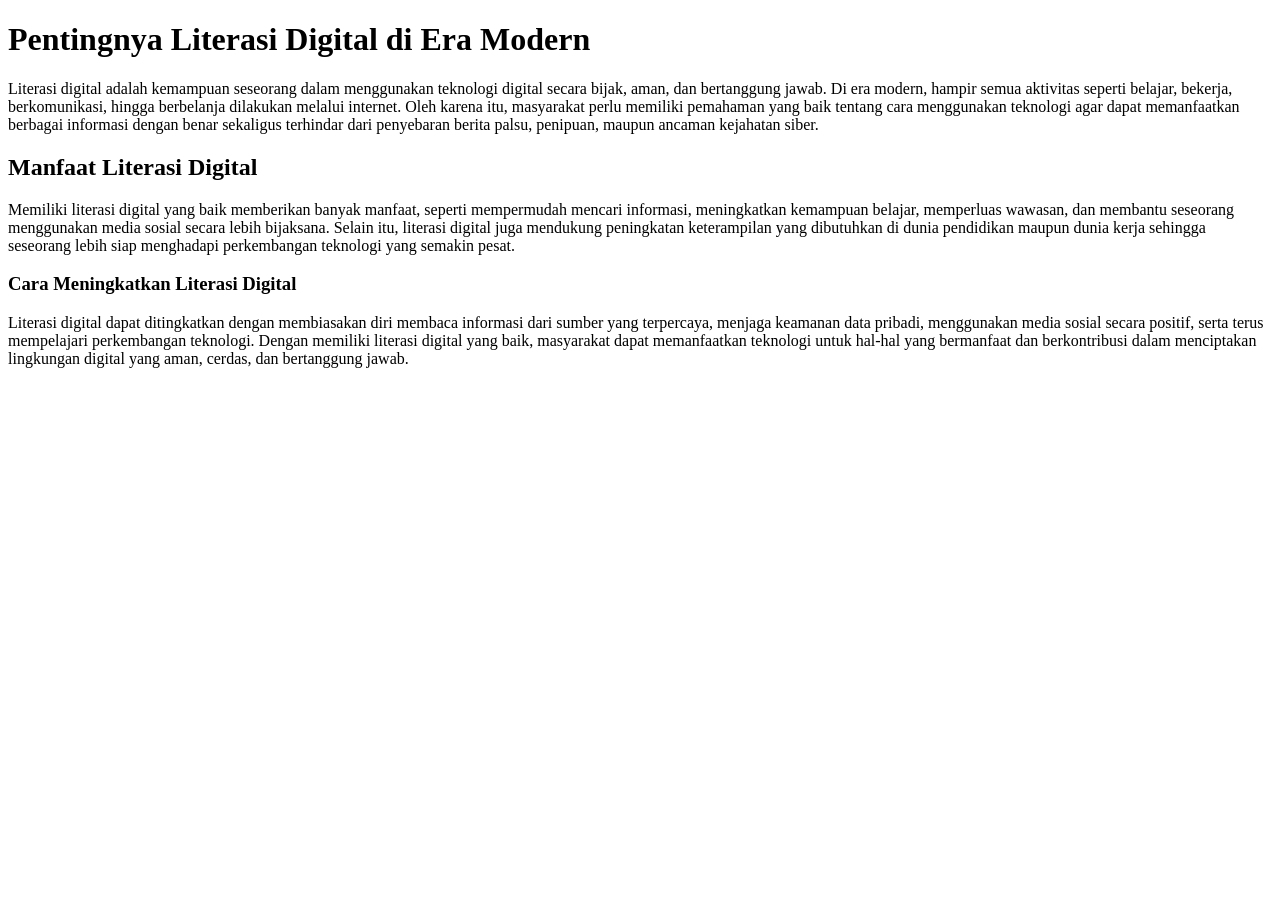
<file: task1.html>
<!DOCTYPE html>
<html lang="id">
<head>
    <meta charset="UTF-8">
    <meta name="viewport" content="width=device-width, initial-scale=1.0">
    <title>Pentingnya Literasi Digital</title>
</head>
<body>

    <h1>Pentingnya Literasi Digital di Era Modern</h1>

    <p>
        Literasi digital adalah kemampuan seseorang dalam menggunakan teknologi digital secara
        bijak, aman, dan bertanggung jawab. Di era modern, hampir semua aktivitas seperti belajar,
        bekerja, berkomunikasi, hingga berbelanja dilakukan melalui internet. Oleh karena itu,
        masyarakat perlu memiliki pemahaman yang baik tentang cara menggunakan teknologi agar
        dapat memanfaatkan berbagai informasi dengan benar sekaligus terhindar dari penyebaran
        berita palsu, penipuan, maupun ancaman kejahatan siber.
    </p>

    <h2>Manfaat Literasi Digital</h2>

    <p>
        Memiliki literasi digital yang baik memberikan banyak manfaat, seperti mempermudah
        mencari informasi, meningkatkan kemampuan belajar, memperluas wawasan, dan membantu
        seseorang menggunakan media sosial secara lebih bijaksana. Selain itu, literasi digital
        juga mendukung peningkatan keterampilan yang dibutuhkan di dunia pendidikan maupun dunia
        kerja sehingga seseorang lebih siap menghadapi perkembangan teknologi yang semakin pesat.
    </p>

    <h3>Cara Meningkatkan Literasi Digital</h3>

    <p>
        Literasi digital dapat ditingkatkan dengan membiasakan diri membaca informasi dari sumber
        yang terpercaya, menjaga keamanan data pribadi, menggunakan media sosial secara positif,
        serta terus mempelajari perkembangan teknologi. Dengan memiliki literasi digital yang baik,
        masyarakat dapat memanfaatkan teknologi untuk hal-hal yang bermanfaat dan berkontribusi
        dalam menciptakan lingkungan digital yang aman, cerdas, dan bertanggung jawab.
    </p>

</body>
</html>
</file>
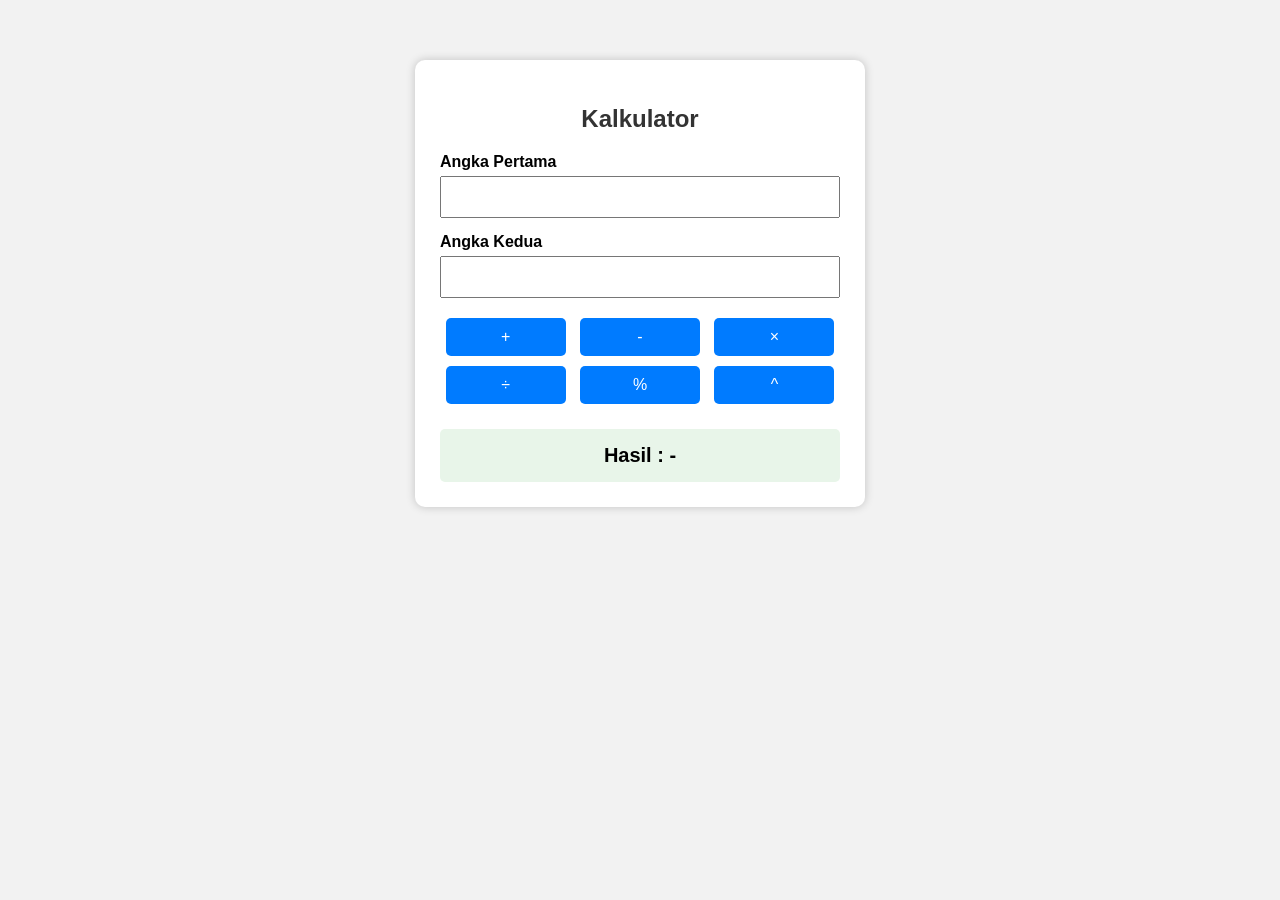
<file: task2.html>
<!DOCTYPE html>
<html lang="id">
<head>
    <meta charset="UTF-8">
    <meta name="viewport" content="width=device-width, initial-scale=1.0">
    <title>Kalkulator</title>

    <style>
        body{
            margin:0;
            padding:0;
            font-family: Arial, Helvetica, sans-serif;
            background:#f2f2f2;
        }

        .container{
            width:400px;
            margin:60px auto;
            background:white;
            padding:25px;
            border-radius:10px;
            box-shadow:0 0 10px rgba(0,0,0,0.2);
        }

        h2{
            text-align:center;
            color:#333;
        }

        label{
            font-weight:bold;
        }

        input{
            width:100%;
            padding:10px;
            margin-top:5px;
            margin-bottom:15px;
            font-size:16px;
            box-sizing:border-box;
        }

        button{
            width:30%;
            padding:10px;
            margin:5px;
            font-size:16px;
            cursor:pointer;
            border:none;
            border-radius:5px;
            background:#007bff;
            color:white;
        }

        button:hover{
            background:#0056b3;
        }

        #hasil{
            margin-top:20px;
            padding:15px;
            background:#e8f5e9;
            border-radius:5px;
            font-size:20px;
            font-weight:bold;
            text-align:center;
        }
    </style>
</head>

<body>

<div class="container">

    <h2>Kalkulator</h2>

    <label>Angka Pertama</label>
    <input type="number" id="angka1">

    <label>Angka Kedua</label>
    <input type="number" id="angka2">

    <center>
        <button onclick="tambah()">+</button>
        <button onclick="kurang()">-</button>
        <button onclick="kali()">×</button>

        <br>

        <button onclick="bagi()">÷</button>
        <button onclick="modulus()">%</button>
        <button onclick="pangkat()">^</button>
    </center>

    <div id="hasil">
        Hasil : -
    </div>

</div>

<script>

function ambilNilai(){
    let a = parseFloat(document.getElementById("angka1").value);
    let b = parseFloat(document.getElementById("angka2").value);

    if(isNaN(a) || isNaN(b)){
        alert("Masukkan kedua angka terlebih dahulu!");
        return null;
    }

    return {a,b};
}

function tambah(){
    let data = ambilNilai();
    if(data){
        document.getElementById("hasil").innerHTML =
        "Hasil : " + (data.a + data.b);
    }
}

function kurang(){
    let data = ambilNilai();
    if(data){
        document.getElementById("hasil").innerHTML =
        "Hasil : " + (data.a - data.b);
    }
}

function kali(){
    let data = ambilNilai();
    if(data){
        document.getElementById("hasil").innerHTML =
        "Hasil : " + (data.a * data.b);
    }
}

function bagi(){
    let data = ambilNilai();
    if(data){
        if(data.b == 0){
            document.getElementById("hasil").innerHTML =
            "Tidak bisa dibagi dengan 0";
        }else{
            document.getElementById("hasil").innerHTML =
            "Hasil : " + (data.a / data.b);
        }
    }
}

function modulus(){
    let data = ambilNilai();
    if(data){
        document.getElementById("hasil").innerHTML =
        "Hasil : " + (data.a % data.b);
    }
}

function pangkat(){
    let data = ambilNilai();
    if(data){
        document.getElementById("hasil").innerHTML =
        "Hasil : " + (data.a ** data.b);
    }
}

</script>

</body>
</html>
</file>
<file: style.css>
body {
  font-family: "Quicksand", sans-serif;
  margin: 0;
  padding: 0;
}

h2, h3 {
  color: #44b45e;
}

footer {
  padding: 20px;
  background-color: #44b45e;
  text-align: center;
  font-weight: bold;
}

nav a {
  font-size: 18px;
  font-weight: 400;
  text-decoration: none;
  color: black;
}

nav #login {
  background-color: white;
  padding: 10px;
  border-radius: 5px;
}

nav a:hover {
  font-weight: bold;
}

profile header {
  text-align: center;
}

.featured-image {
  width: 100%;
  max-height: 300px;
  object-fit: cover;
  object-position: center;
}

.profile img {
  width: 200px;
}

.card {
  box-shadow: 0 4px 8px 0 rgba(0, 0, 0, 0.2);
  border-radius: 5px;

  padding: 20px;
  margin-top: 20px;
}

.jumbotron {
  font-size: 20px;
  padding: 60px;
  background-color: #44b45e;
  text-align: center;
}

nav li {
  display: inline;
  list-style-type: none;
  margin-right: 20px;
}

nav {
  text-align: center;
  background-color: #358e49;
  padding: 5px;

  position: sticky;
  top: 0;
}

main {
  padding: 20px;
  overflow: auto;
}

#content {
  float: left;
  width: 75%;
}

aside {
  float: right;
  width: 23%;
  padding-left: 20px;
}

header {
  display: inline;
}

section h3 {
  text-align: center;
}

figure img {
  margin-left: -15px;
}

table {
  margin: 0 auto;
  text-align: center;
}

@media screen and (max-width: 1000px) {
  #content,
  aside {
    width: 100%;
    padding: 0;
  }
}
</file>
<file: login.css>
html {
    height: 100%;
}

body {
    margin: 0;
    padding: 0;
    font-family: sans-serif;
    background: linear-gradient(#44b45e, #a1e7b1);
}

.login-box {
    position: absolute;
    top: 50%;
    left: 50%;
    width: 400px;
    padding: 40px;
    transform: translate(-50%, -50%);
    background: #44b45e;
    box-sizing: border-box;
    box-shadow: 0 15px 25px rgba(0,0,0,.6);
    border-radius: 10px;
}

.login-box h2 {
    margin: 0 0 30px;
    padding: 0;
    color: #fff;
    text-align: center;
}

.login-box .user-box {
    position: relative;
}

.login-box .user-box input {
    width: 100%;
    padding: 10px 0;
    font-size: 16px;
    color: #fff;
    margin-bottom: 30px;
    border: none;
    border-bottom: 1px solid #fff;
    outline: none;
    background: transparent;
}

.login-box .user-box label {
    position: absolute;
    top: 0;
    left: 0;
    padding: 10px 0;
    font-size: 16px;
    color: #fff;
    pointer-events: none;
    transition: .5s;
}

.login-box .user-box input:focus ~ label,
.login-box .user-box input:valid ~ label {
    top: -20px;
    left: 0;
    color: #ffffff;
    font-size: 12px;
}

.login-box form a {
    position: relative;
    display: inline-block;
    padding: 10px 20px;
    color: #ffffff;
    font-size: 16px;
    text-decoration: none;
    text-transform: uppercase;
    overflow: hidden;
    transition: .5s;
    margin-top: 20px;
    letter-spacing: 4px;
}

.login-box a:hover {
    background: #44b45e;
    color: #fff;
    border-radius: 5px;
    box-shadow: 0 0 5px #ffffff,
                0 0 25px #ffffff,
                0 0 50px #ffffff,
                0 0 100px #ffffff;
}

.login-box a span {
    position: absolute;
    display: block;
}

/* Animasi Span 1 (Garis Atas) */
.login-box a span:nth-child(1) {
    top: 0;
    left: -100%;
    width: 100%;
    height: 2px;
    background: linear-gradient(90deg, transparent, #ffffff);
    animation: btn-anim1 1s linear infinite;
}

@keyframes btn-anim1 {
    0% {
        left: -100%;
    }
    50%, 100% {
        left: 100%;
    }
}

/* Animasi Span 2 (Garis Kanan) */
.login-box a span:nth-child(2) {
    top: -100%;
    right: 0;
    width: 2px;
    height: 100%;
    background: linear-gradient(180deg, transparent, #ffffff);
    animation: btn-anim2 1s linear infinite;
    animation-delay: .25s;
}

@keyframes btn-anim2 {
    0% {
        top: -100%;
    }
    50%, 100% {
        top: 100%;
    }
}

/* Animasi Span 3 (Garis Bawah) */
.login-box a span:nth-child(3) {
    bottom: 0;
    right: -100%;
    width: 100%;
    height: 2px;
    background: linear-gradient(270deg, transparent, #ffffff);
    animation: btn-anim3 1s linear infinite;
    animation-delay: .5s;
}

@keyframes btn-anim3 {
    0% {
        right: -100%;
    }
    50%, 100% {
        right: 100%;
    }
}

/* Animasi Span 4 (Garis Kiri) */
.login-box a span:nth-child(4) {
    bottom: -100%;
    left: 0;
    width: 2px;
    height: 100%;
    background: linear-gradient(360deg, transparent, #ffffff);
    animation: btn-anim4 1s linear infinite;
    animation-delay: .75s;
}

@keyframes btn-anim4 {
    0% {
        bottom: -100%;
    }
    50%, 100% {
        bottom: 100%;
    }
}

/* Tambahan Bawah */
.bawah {
    padding-top: 20px;
    color: #ffffff;
    text-align: center;
}
</file>
<file: register.css>
html {
    height: 100%;
    margin: 0;
    padding: 0;
}

body {
    margin: 0;
    padding: 40px 20px;
    font-family: sans-serif;
    background: linear-gradient(135deg, #44b45e, #a1e7b1);
    background-size: cover;
    background-attachment: fixed;
    display: flex;
    justify-content: center;
    align-items: center;
    min-height: 100vh; 
    box-sizing: border-box;
}

.gender-box {
    color: #fff;
    margin-bottom: 30px;
    font-size: 16px;
}

.register-box {
    width: 100%;
    max-width: 400px;
    padding: 40px;
    background: #44b45e;
    box-sizing: border-box;
    box-shadow: 0 15px 35px rgba(0, 0, 0, 0.5);
    border-radius: 10px;
}

.register-box h2 {
    margin: 0 0 30px;
    padding: 0;
    color: #fff;
    text-align: center;
}

.register-box .user-box {
    position: relative;
}

.register-box .user-box input {
    width: 100%;
    padding: 10px 0;
    font-size: 16px;
    color: #fff;
    margin-bottom: 30px;
    border: none;
    border-bottom: 1px solid rgba(255, 255, 255, 0.6);
    outline: none;
    background: transparent;
}

.register-box .user-box label {
    position: absolute;
    top: 0;
    left: 0;
    padding: 10px 0;
    font-size: 16px;
    color: rgba(255, 255, 255, 0.7);
    pointer-events: none;
    transition: .5s;
}

.register-box .user-box input:focus ~ label,
.register-box .user-box input:valid ~ label {
    top: -20px;
    left: 0;
    color: #ffffff;
    font-size: 12px;
}

/* --- TOMBOL DENGAN TEKS PUTIH DAN ANIMASI GARIS --- */
.register-box form a {
    position: relative;
    display: inline-block;
    padding: 10px 20px;
    color: #ffffff;
    font-size: 16px;
    text-decoration: none;
    text-transform: uppercase;
    overflow: hidden;
    transition: .5s;
    margin-top: 20px;
    letter-spacing: 4px;
}

.register-box a:hover {
    background: rgba(255, 255, 255, 0.2);
    color: #fff;
    border-radius: 5px;
    box-shadow: 0 0 5px #ffffff, 0 0 25px #ffffff;
}

.register-box a span {
    position: absolute;
    display: block;
}

/* ANIMASI GARIS */
.register-box a span:nth-child(1) {
    top: 0;
    left: -100%;
    width: 100%;
    height: 2px;
    background: linear-gradient(90deg, transparent, #ffffff);
    animation: btn-anim1 1s linear infinite;
}

@keyframes btn-anim1 {
    0% { left: -100%; }
    50%, 100% { left: 100%; }
}

.register-box a span:nth-child(2) {
    top: -100%;
    right: 0;
    width: 2px;
    height: 100%;
    background: linear-gradient(180deg, transparent, #ffffff);
    animation: btn-anim2 1s linear infinite;
    animation-delay: .25s;
}

@keyframes btn-anim2 {
    0% { top: -100%; }
    50%, 100% { top: 100%; }
}

.register-box a span:nth-child(3) {
    bottom: 0;
    right: -100%;
    width: 100%;
    height: 2px;
    background: linear-gradient(270deg, transparent, #ffffff);
    animation: btn-anim3 1s linear infinite;
    animation-delay: .5s;
}

@keyframes btn-anim3 {
    0% { right: -100%; }
    50%, 100% { right: 100%; }
}

.register-box a span:nth-child(4) {
    bottom: -100%;
    left: 0;
    width: 2px;
    height: 100%;
    background: linear-gradient(360deg, transparent, #ffffff);
    animation: btn-anim4 1s linear infinite;
    animation-delay: .75s;
}

@keyframes btn-anim4 {
    0% { bottom: -100%; }
    50%, 100% { bottom: 100%; }
}

.register-box .bawah {
    margin-top: 30px;
    text-align: center;
}

.register-box .bawah .test {
    color: rgba(255, 255, 255, 0.8);
    font-size: 14px;
}

.register-box .bawah .test a {
    color: #fff;
    text-decoration: underline;
    font-size: 14px;
    padding: 0;
    margin: 0;
    letter-spacing: normal;
}

.register-box .user-box select {
    width: 100%;
    padding: 10px 0;
    font-size: 16px;
    color: #fff;
    margin-bottom: 30px;
    border: none;
    border-bottom: 1px solid rgba(255, 255, 255, 0.6);
    outline: none;
    background: transparent;
}

.register-box .user-box select option {
    background-color: #44b45e; 
}

.register-box .user-box select:focus ~ label,
.register-box .user-box select:valid ~ label {
    top: -20px;
    left: 0;
    color: #ffffff;
    font-size: 12px;
}

.register-box .user-box .label-tetap {
    top: -20px;
    font-size: 12px;
    color: #ffffff;
}
</file>
<file: task.css>
body {
    font-family: Arial, sans-serif;
    background-color: #f8f9fa;
    margin: 0;
    padding: 20px;
}

.container {
    max-width: 1200px;
    margin: 0 auto;
}

.row-header {
    margin-bottom: 25px;
}

.logo {
    width: 25%;
    max-width: 200px;
    display: block;
    margin-bottom: 15px;
}

.form-control {
    width: 100%;
    padding: 12px;
    font-size: 16px;
    border: 1px solid #ced4da;
    border-radius: 4px;
    box-sizing: border-box;
}

.filter-container {
    margin-top: 15px;
    display: flex;
    flex-wrap: wrap;
    gap: 15px;
    align-items: center;
}

.form-check-inline {
    display: flex;
    align-items: center;
    gap: 5px;
}

.year-box {
    width: 80px;
    padding: 5px;
    font-size: 14px;
    border: 1px solid #ced4da;
    border-radius: 4px;
    margin-left: 5px;
}

.row-books {
    display: flex !important;
    flex-direction: row !important;
    flex-wrap: wrap !important;
    justify-content: flex-start !important;
}

.book {
    width: 31.333% !important;
    margin: 1% !important;
    box-sizing: border-box !important;
    margin-bottom: 25px !important;
}

.card {
    background: #fff;
    border: 1px solid #dee2e6;
    border-radius: 8px;
    padding: 20px;
    text-align: center;
    box-shadow: 0 2px 4px rgba(0,0,0,0.05);
    height: 100%;
    box-sizing: border-box;
}

.card img {
    margin-bottom: 15px;
}

.card-title {
    margin: 10px 0 5px 0;
    font-size: 15px;
    font-weight: bold;
    color: #212529;
}

.card-text {
    margin: 5px 0;
    font-size: 14px;
    color: #495057;
}

.text-muted {
    color: #6c757d;
    font-size: 13px;
}
</file>
